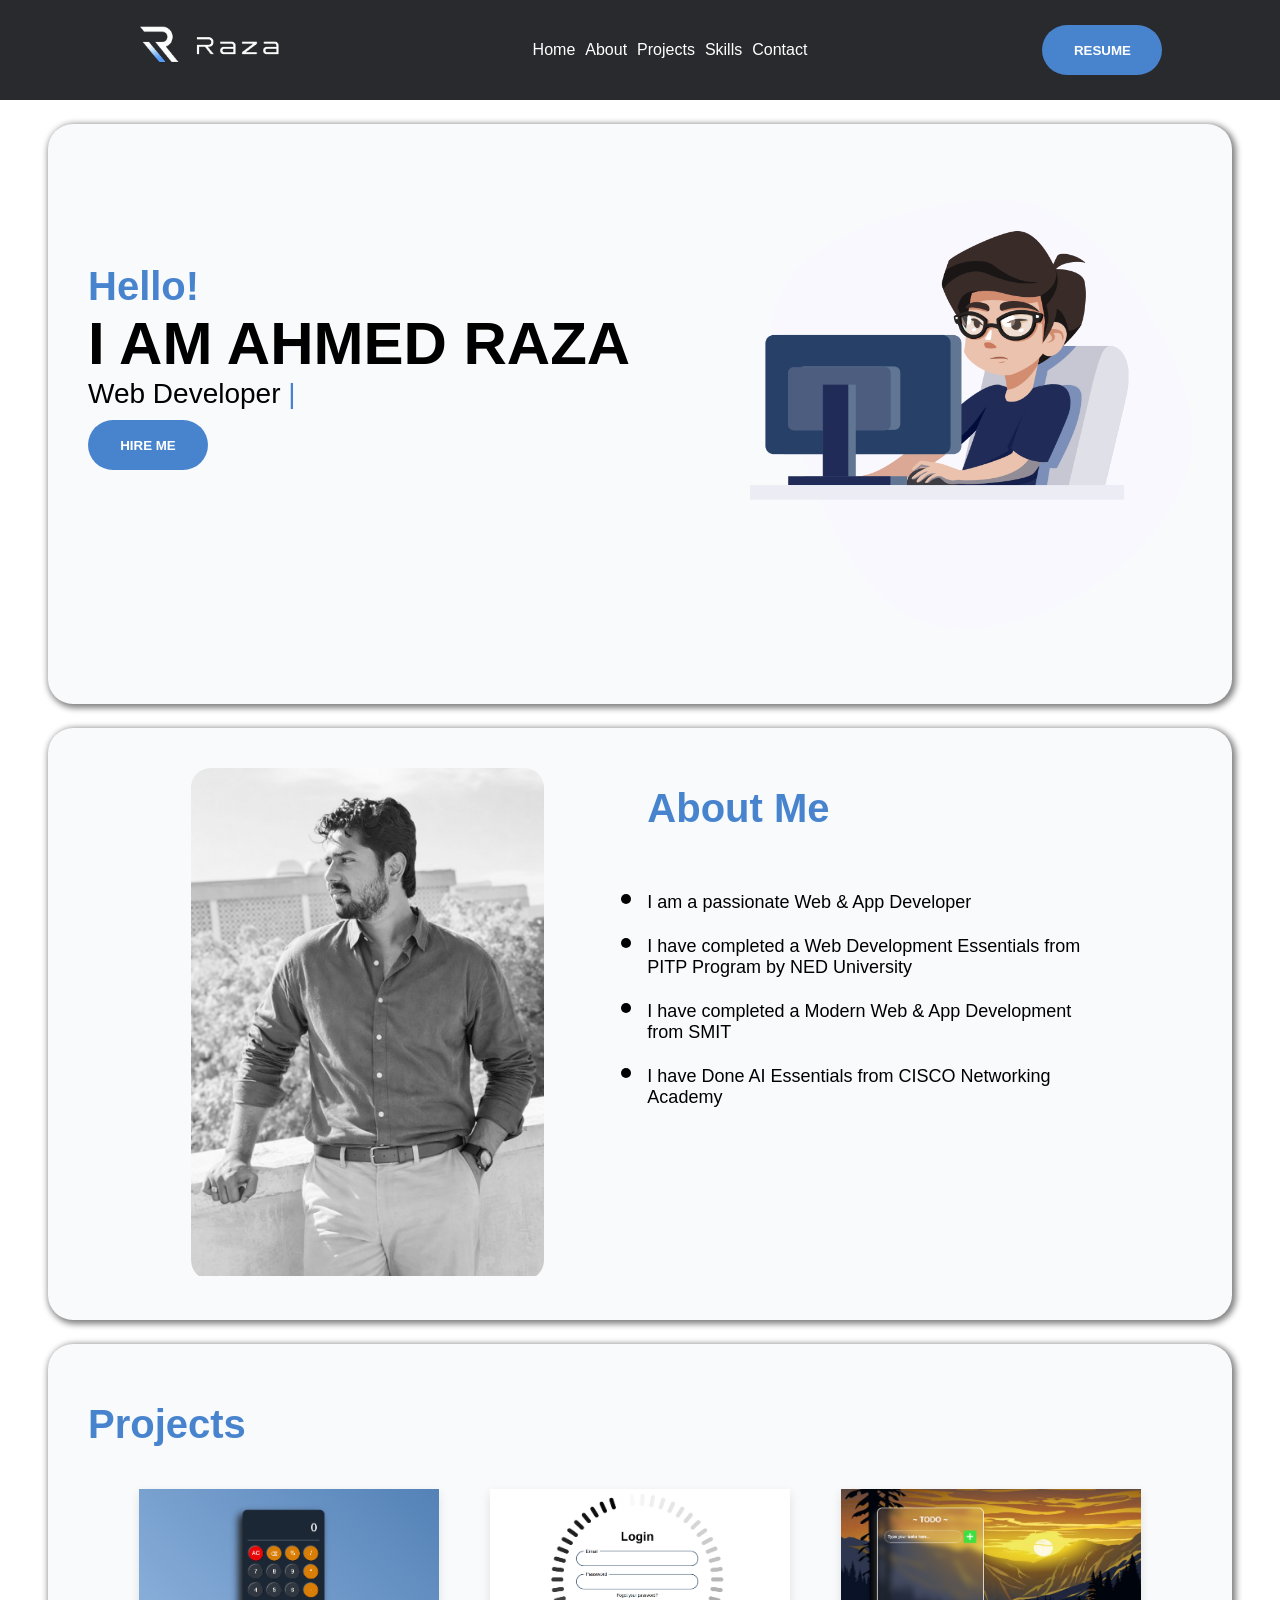
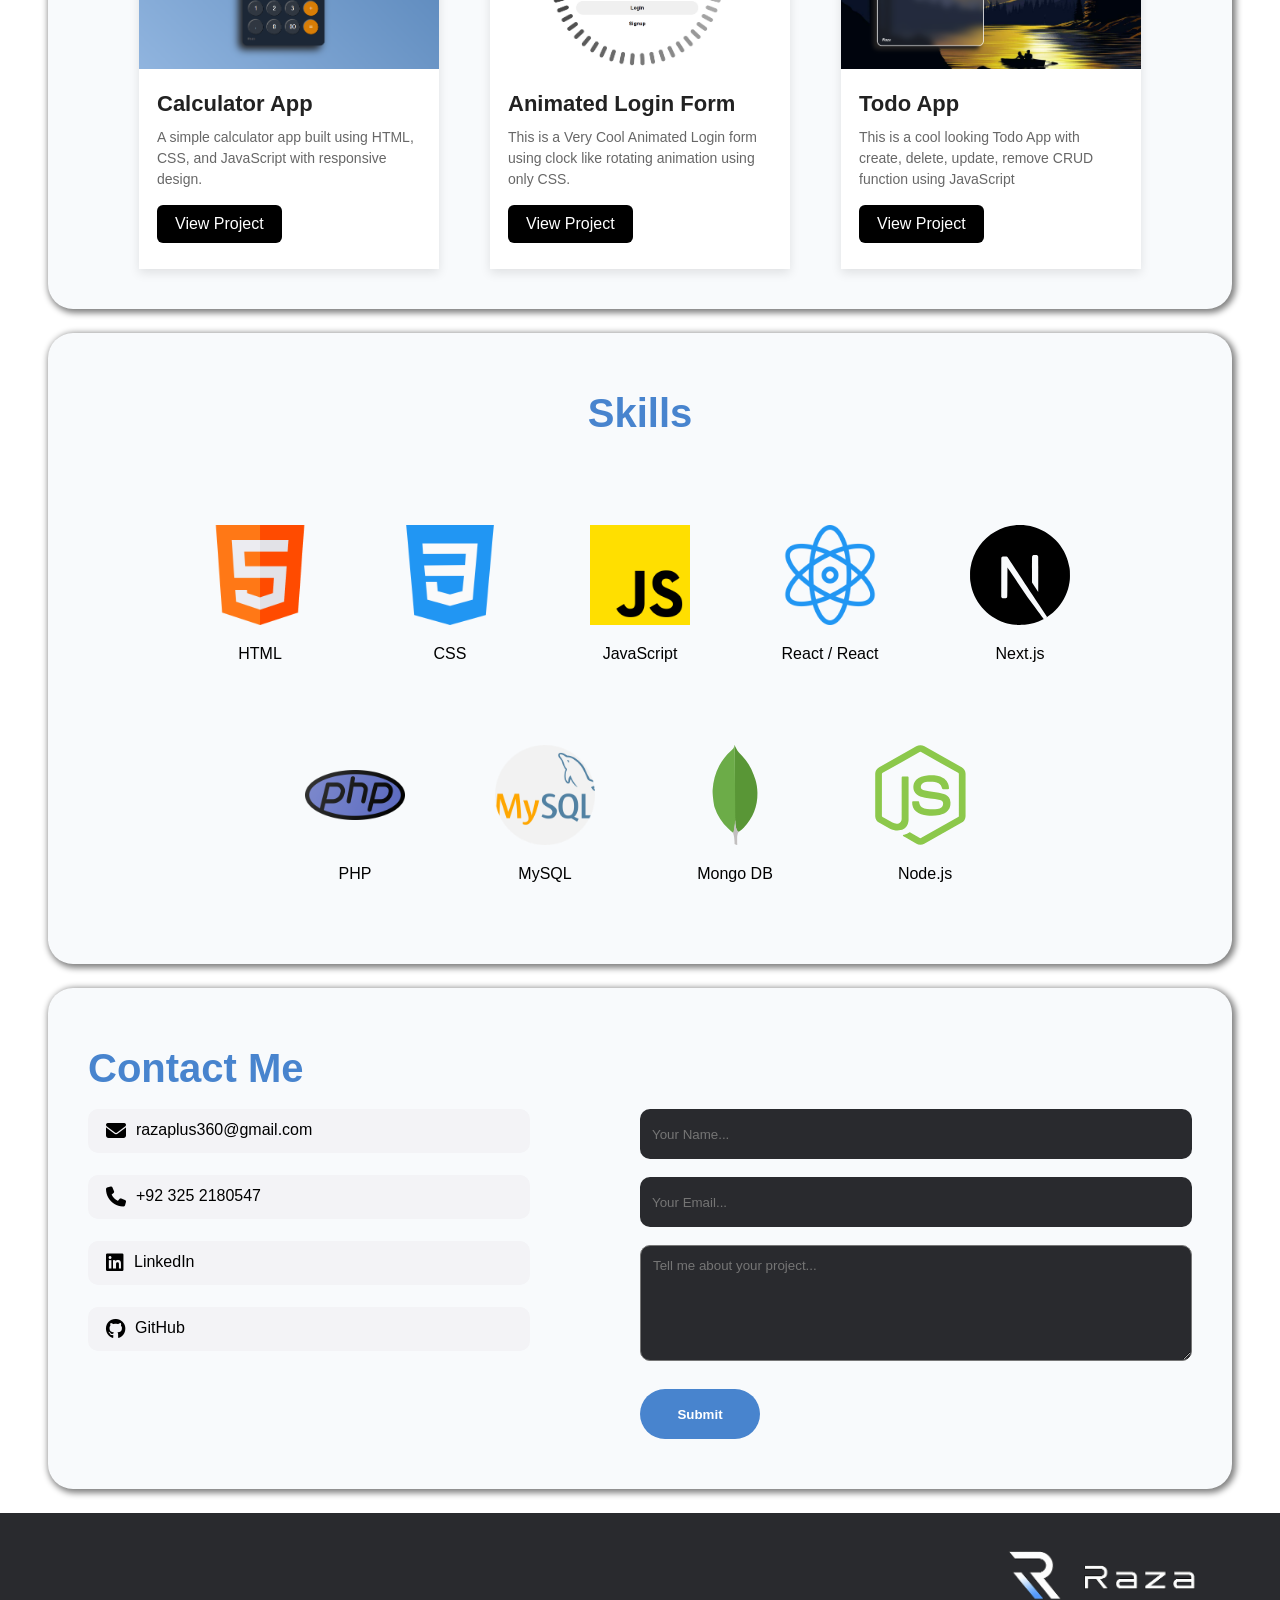
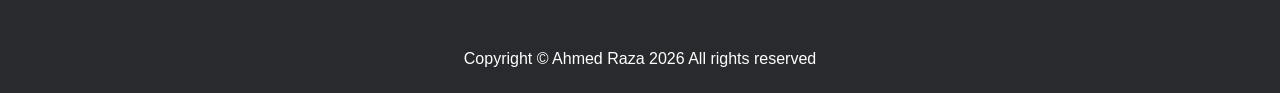
<file: Month-1/Raza's-Portfolio/index.html>
<!DOCTYPE html>
<html lang="en">

<head>
    <meta charset="UTF-8">
    <meta name="viewport" content="width=device-width, initial-scale=1.0">
    <title>Portfolio</title>
    <link rel="stylesheet" href="styles.css" />
    <link rel="stylesheet" href="https://cdnjs.cloudflare.com/ajax/libs/font-awesome/6.5.2/css/all.min.css" />
</head>

<body>
    <header>
        <nav>

            <h1><img src="assets/logo/main-logo (2).png" alt="logo"></h1>

            <ul>
                <li><a href="#hero">Home</a></li>
                <li><a href="#about">About</a></li>
                <li><a href="#projects">Projects</a></li>
                <li><a href="#skills">Skills</a></li>
                <li><a href="#contact">Contact</a></li>
            </ul>
            <a id="cv" href="assets/CV/ATS-Resume-current.pdf" download><button>RESUME</button></a>


            <div class="hamburger" id="hamburger">
                ☰
            </div>
        </nav>
    </header>

    <main>

        <section class="hero" id="hero">
            <div class="left">
                <h2>Hello!</h2>
                <h1>I AM AHMED RAZA</h1>
                <h3 id="typing-text"></h3>
                <div class="btn">
                    <a href="#contact"><button>HIRE ME</button></a>
                </div>
            </div>
            <div class="right">
                <img src="assets/images/home-right.png" alt="image">
            </div>
        </section>

        <section class="about" id="about">

            <div class="about-left">
                <img src="assets/images/mypic.jpeg" alt="My Image">
            </div>

            <div class="about-right">
                <h2>About Me</h2>
                <ul>
                    <li>I am a passionate Web & App Developer</li>
                    <li>I have completed a Web Development Essentials from PITP Program by NED University</li>
                    <li>I have completed a Modern Web & App Development from SMIT</li>
                    <li>I have Done AI Essentials from CISCO Networking Academy</li>
                </ul>

            </div>
        </section>

        <!-- Projects -->

        <section class="projects" id="projects">

            <div class="project">
                <h2>Projects</h2>
            </div>

            <div class="projects-cards">

                <div class="card">
                    <img src="assets/images/calculator-pic.png" alt="Project Image">
                    <div class="card-content">
                        <h3>Calculator App</h3>
                        <p>
                            A simple calculator app built using HTML, CSS, and JavaScript with responsive design.
                        </p>
                        <a href="https://spontaneous-tarsier-2f4959.netlify.app/" target="_blank" class="card-btn">View
                            Project</a>
                    </div>
                </div>

                <div class="card">
                    <img src="assets/images/login form.png" alt="Project Image">
                    <div class="card-content">
                        <h3>Animated Login Form</h3>
                        <p>
                            This is a Very Cool Animated Login form using clock like rotating animation using only CSS.
                        </p>
                        <a href="https://papaya-beijinho-c4f884.netlify.app/" target="_blank" class="card-btn">View
                            Project</a>
                    </div>
                </div>

                <div class="card">
                    <img src="assets/images/Todo-app-pic.png" alt="Project Image">
                    <div class="card-content">
                        <h3>Todo App</h3>
                        <p>
                            This is a cool looking Todo App with create, delete, update, remove CRUD function using
                            JavaScript
                        </p>
                        <a href="https://razas-todo-app.netlify.app/" target="_blank" class="card-btn">View Project</a>
                    </div>
                </div>

            </div>


        </section>

        <!-- Skills -->

        <section class="skills" id="skills">
            <div>
                <h2>Skills</h2>
            </div>
            <div class="tech-logo">
                <div class="skill-box">
                    <img src="assets/logo/html_1051277.png" alt="logo">
                    <p>HTML</p>
                </div>
                <div class="skill-box">
                    <img src="assets/logo/css-3_732190.png" alt="logo">
                    <p>CSS</p>
                </div>
                <div class="skill-box">
                    <img src="assets/logo/js_5968292.png" alt="logo">
                    <p>JavaScript</p>
                </div>
                <div class="skill-box">
                    <img src="assets/logo/science_15886932.png" alt="logo">
                    <p>React / React</p>
                </div>
                <div class="skill-box">
                    <img src="assets/logo/next-js.svg" alt="logo">
                    <p>Next.js</p>
                </div>
                <div class="skill-box">
                    <img src="assets/logo/programing_15484314.png" alt="logo">
                    <p>PHP</p>
                </div>
                <div class="skill-box">
                    <img src="assets/logo/mysql_919836.png" alt="logo">
                    <p>MySQL</p>
                </div>
                <div class="skill-box">
                    <img src="assets/logo/mongodb.svg" alt="logo">
                    <p>Mongo DB</p>
                </div>
                <div class="skill-box">
                    <img src="assets/logo/NodeJs.svg" alt="logo">
                    <p>Node.js</p>
                </div>
            </div>

        </section>

        <!-- FORM -->

        <section class="form-container" id="contact">
            <h2>Contact Me</h2>

            <div class="form-both">

                <div class="form-left">

                    <a href="mailto:yourmail@example.com" class="contact-link">
                        <i class="fa-solid fa-envelope"></i>
                        razaplus360@gmail.com
                    </a>

                    <a href="tel:+923252180547" class="contact-link">
                        <i class="fa-solid fa-phone"></i>
                        +92 325 2180547
                    </a>

                    <a href="https://linkedin.com/in/ahmed-raza-dev" target="_blank" class="contact-link">
                        <i class="fa-brands fa-linkedin"></i>
                        LinkedIn
                    </a>

                    <a href="https://github.com/anasraza16" target="_blank" class="contact-link">
                        <i class="fa-brands fa-github"></i>
                        GitHub
                    </a>
                </div>

                <div class="form-right">
                    <form id="contactForm" action="https://formsubmit.co/razaplus360@gmail.com" method="POST">

                        <div class="input-group">
                            <input type="text" id="name" placeholder="Your Name..." required>
                        </div>

                        <div class="input-group">
                            <input type="email" id="email" placeholder="Your Email..." required>
                        </div>

                        <div class="input-group">
                            <textarea id="details" placeholder="Tell me about your project..." rows="6"
                                cols="50"></textarea>
                        </div>

                        <button type="submit" id="submit">Submit</button>

                        <p id="message"></p>

                        <input type="hidden" name="_captcha" value="false">
                        <input type="hidden" name="_subject" value="New Portfolio Message">

                    </form>
                </div>
            </div>
        </section>

    </main>

    <footer>
        <div class="footer-2">

            <div class="get-in-touch">

            </div>
            <div class="footer-logo">
                <img src="assets/logo/main-logo (2).png" alt="">
            </div>
        </div>
        <p>
            Copyright &copy; Ahmed Raza 2026 All rights reserved
        </p>
    </footer>

    <script src="script.js"></script>
</body>

</html>
</file>
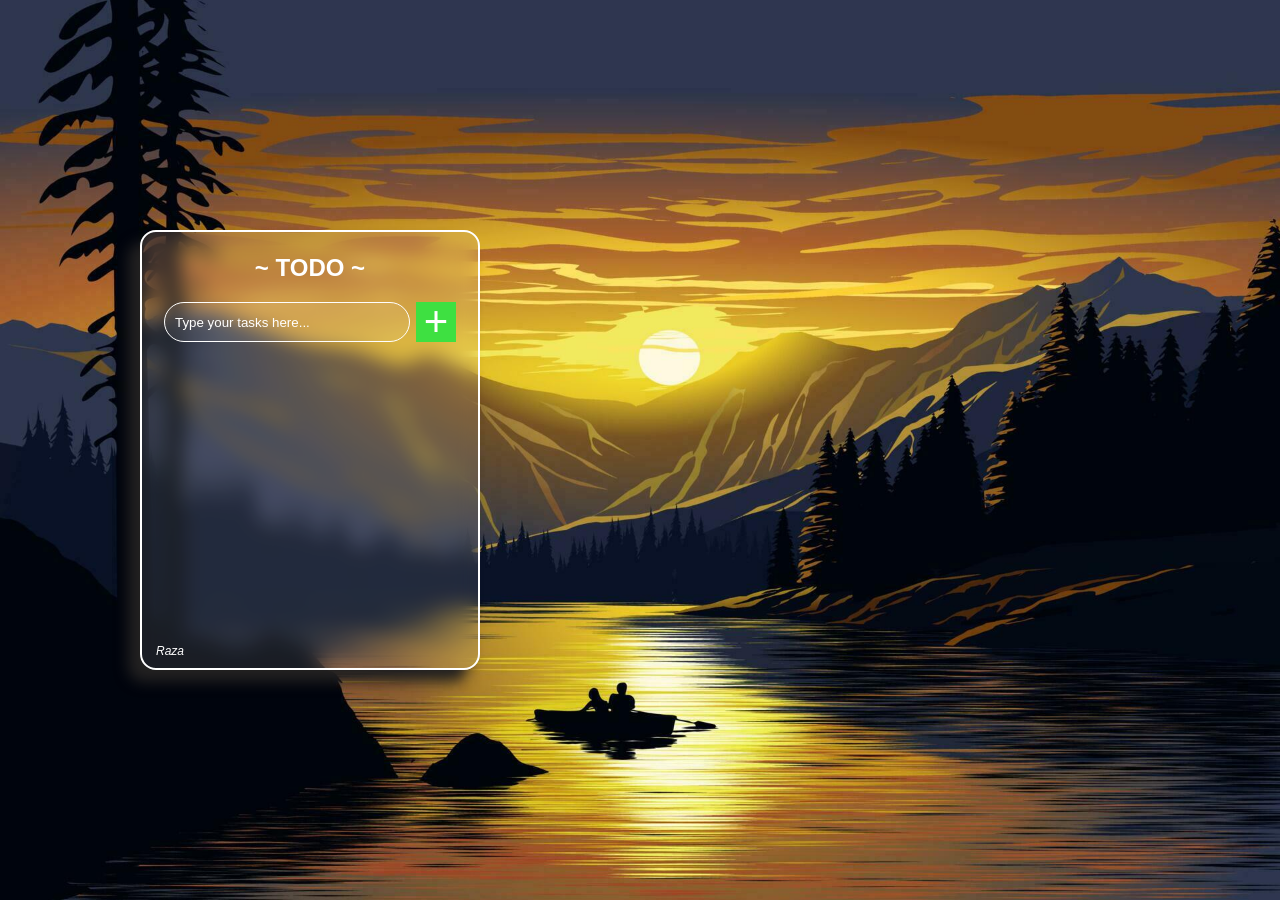
<file: Month-1/Todo List App/index.html>
<!DOCTYPE html>
<html lang="en">

<head>
    <meta charset="UTF-8">
    <meta name="viewport" content="width=device-width, initial-scale=1.0">
    <title>Todo List App</title>
    <link rel="stylesheet" href="style.css">
    <link rel="stylesheet" href="https://cdnjs.cloudflare.com/ajax/libs/font-awesome/6.5.0/css/all.min.css">
</head>
<body>

    <div class="container">
        <h2>~ TODO ~</h2>
        <div class="input-btn">

            <input type="text" id="input" placeholder="Type your tasks here...">
            <button class="add-btn" onclick="submit()">+</button>
            <ul id="ul"></ul>

        </div>
        <div class="credit"><p>Raza</p></div>
        
    </div>
    <script src="main.js"></script>
</body>
</html>
</file>
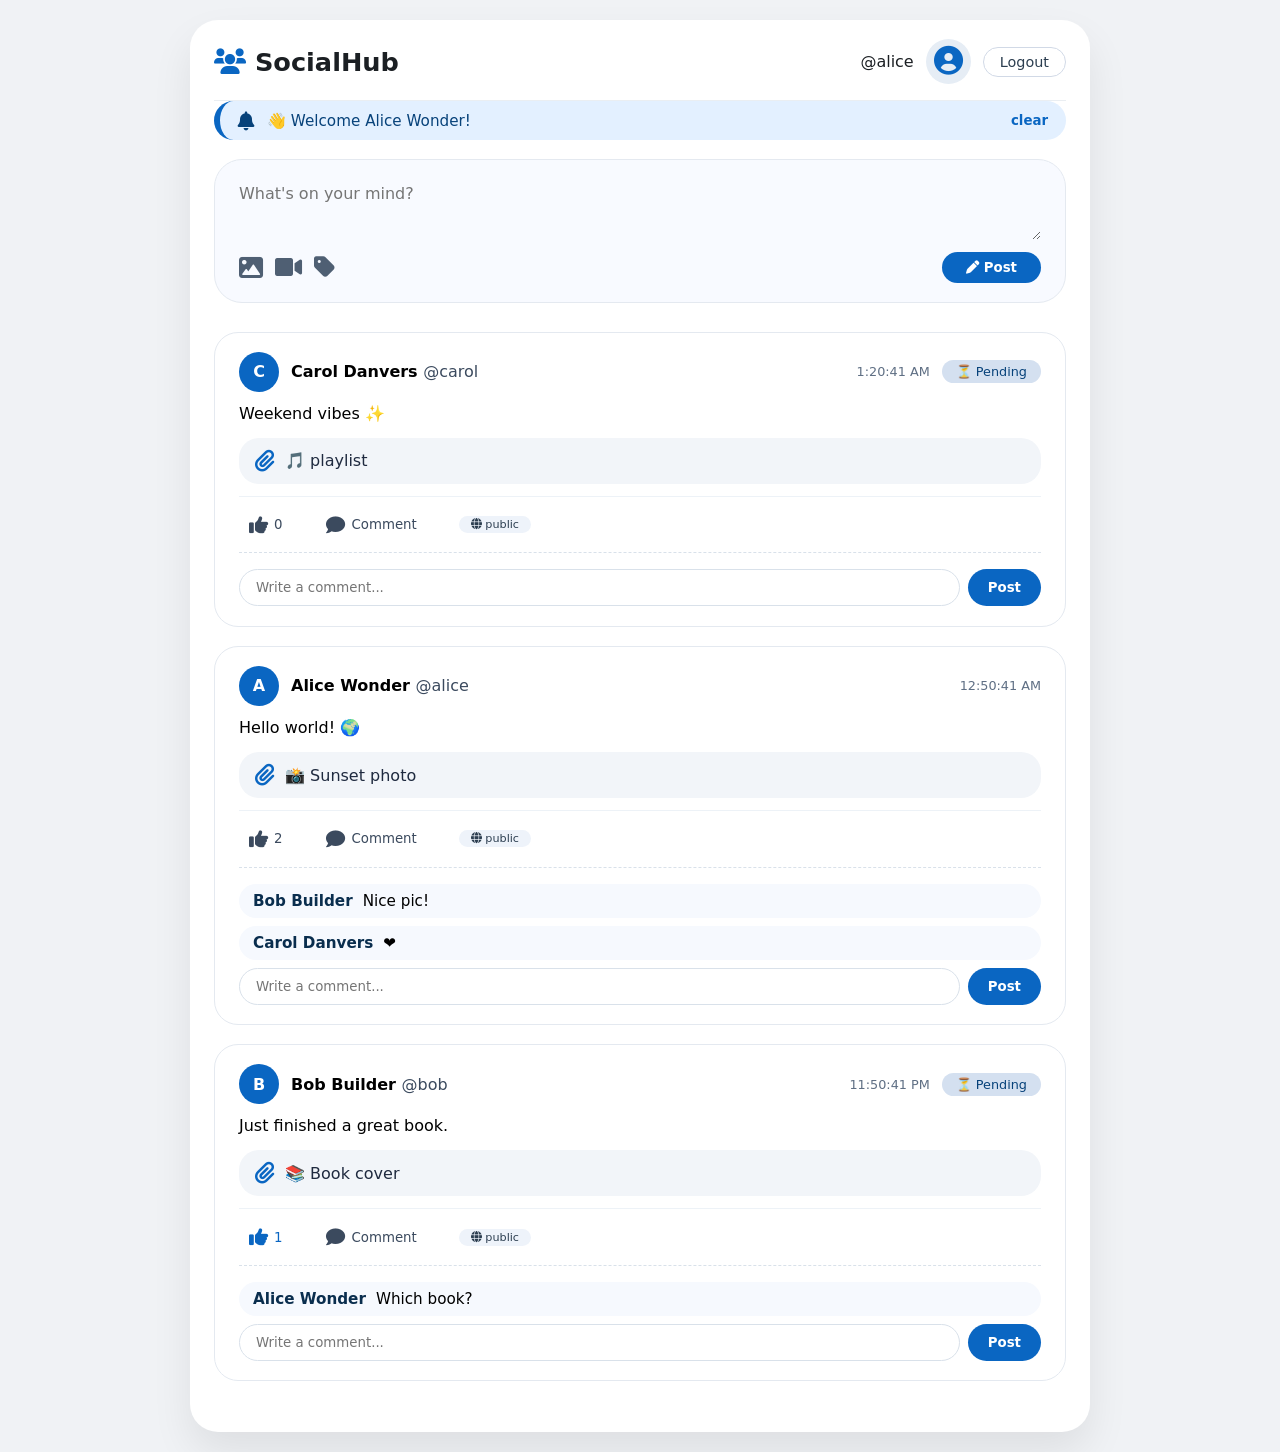
<file: Month-2/Social App/index.html>
<!DOCTYPE html>
<html lang="en">
<head>
    <meta charset="UTF-8">
    <meta name="viewport" content="width=device-width, initial-scale=1.0">
    <title>SocialHub · Pure frontend</title>
    <!-- Font Awesome 6 (free) -->
     <link rel="stylesheet" href="style.css">
    <link rel="stylesheet" href="https://cdnjs.cloudflare.com/ajax/libs/font-awesome/6.0.0-beta3/css/all.min.css">
</head>
<body>
<div id="app">
    <!-- LOGIN CONTAINER -->
    <div id="login-container">
        <h1><i class="fas fa-users"></i> SocialHub</h1>
        <div class="login-box">
            <input type="text" id="username-input" placeholder="Username (e.g. alice)" value="alice">
            <input type="password" id="password-input" placeholder="Password (anything)" value="123">
            <button id="login-btn"><i class="fas fa-sign-in-alt"></i>  Log in</button>
            <div class="demo-note">⚡ Demo: use any username / pass</div>
        </div>
    </div>

    <!-- MAIN FEED -->
    <div id="feed-container">
        <!-- header -->
        <div class="feed-header">
            <div class="brand"><i class="fas fa-users"></i> SocialHub</div>
            <div class="user-badge">
                <span id="current-user-display">@alice</span>
                <i class="fas fa-user-circle"></i>
                <button class="logout-btn" id="logout-btn">Logout</button>
            </div>
        </div>

        <!-- notification banner (real-time simulation) -->
        <div id="notification-banner">
            <i class="fas fa-bell"></i>
            <span class="notif-text" id="notif-text">✨ Welcome! No new notifications</span>
            <button class="clear-notif" id="clear-notif-btn">clear</button>
        </div>

        <!-- post composer -->
        <div class="composer">
            <textarea id="post-textarea" placeholder="What's on your mind?"></textarea>
            <div class="actions">
                <div class="left">
                    <i class="fas fa-image" title="attach image (simulated)"></i>
                    <i class="fas fa-video" title="attach video (simulated)"></i>
                    <i class="fas fa-tag" title="tag (simulated)"></i>
                </div>
                <button id="publish-post-btn"><i class="fas fa-pen"></i> Post</button>
            </div>
        </div>

        <!-- feed posts -->
        <div id="posts-feed"></div>
    </div>
</div>

<script src="app.js"></script>
</body>
</html>
</file>
<file: Month-1/Raza's-Portfolio/styles.css>
* {
    margin: 0;
    padding: 0;
    box-sizing: border-box;
    scroll-behavior: smooth;
    font-family: Arial, Helvetica, sans-serif;
}

/* Miscillinious */

.cursor {
    animation: blink 0.7s infinite;
    color: rgba(72, 132, 206, 1);
}

@keyframes blink {
    50% {
        opacity: 0;
    }
}

#typing-text {
    font-size: 28px;
    font-weight: 100;
    font-family: Arial, sans-serif;
    margin-bottom: 10px;
}

section {
    height: auto;
    padding: 40px;
    margin: 24px 48px;
    box-shadow: 2px 2px 6px 2px gray;
    border-radius: 25px;
    background-color: #f8fafc;
}


h2 {
    color: rgba(72, 132, 206, 1);
    font-size: 40px;
    margin: 18px 0;
}

h4 {
    font-size: 24px;
    margin-bottom: 10px;
    color: rgba(72, 132, 206, 1);
}

a {
    color: #fff;
    text-decoration: none;
}

a:hover {
    text-decoration: underline;
}

button {
    background-color: rgba(72, 132, 206, 1);
    width: 120px;
    height: 50px;
    border: none;
    outline: none;
    border-radius: 25px;
    color: #fff;
    font-weight: bold;
}

button:hover {
    background-color: rgba(72, 132, 206, 0.7);
    cursor: pointer;
}

/* HEADER CODE */

nav {
    background-color: #292a2e;
    position: sticky;
    height: 100px;
    width: 100%;
    display: flex;
    align-items: center;
    justify-content: space-around;
}

nav h1 img {
    width: 180px;
    height: 180px;
    object-fit: contain;
    transition: 0.3s ease;
}

nav h1 img:hover {
    transform: scale(1.08);
}

nav ul {
    display: flex;
    align-items: center;
    justify-content: center;
    gap: 10px;
    list-style-type: none;
}

.hamburger {
    display: none;
    font-size: 2rem;
    cursor: pointer;
}

/* MAIN CODE *

/* 1, Hero Section */

.hero h2 {
    margin: 0;
}

.hero {
    display: flex;
    align-items: center;
    justify-content: space-between;
}

.left {
    width: 50%;
    height: 300px;
}

.right {
    width: 40%;
    height: 500px;
}

.right img {
    width: 100%;
    height: 100%;
    object-fit: contain;
}

.hero h1 {
    font-size: 60px;
}

/* 2, About Section */

.about {
    display: flex;
    align-items: flex-start;
    justify-content: space-evenly;
}

.about-left {
    border-radius: 20px;
    width: 32%;
    height: 100%;
    overflow: hidden;
    object-fit: contain;
}

.about-left img {
    width: 100%;
    height: 100%;
    transition: all 0.3s linear;
}

.about-left img:hover {
    transform: scale(1.05);
}

.about-right {
    width: 40%;
    height: 100%;
    display: flex;
    flex-direction: column;
    gap: 20px;
}

.about-right ul {
    list-style-type: disc;
}

.about-right ul li {
    margin: 10px 0;
    font-size: 18px;
}

.about-right ul li::marker {
    font-size: 32px;
}

/* 3, Projects Section */

.projects-cards {
    display: flex;
    flex-wrap: wrap;
    justify-content: space-evenly;
    align-items: flex-end;
}

.card {
    margin-top: 24px;
    width: 300px;
    height: 380px;
    background: #fff;
    overflow: hidden;
    box-shadow: 0 4px 10px rgba(0, 0, 0, 0.1);
    transition: 0.3s ease;
    font-family: Arial, sans-serif;
}

.card:hover {
    transform: translateY(-5px);
}

.card img {
    width: 100%;
    height: 180px;
    object-fit: cover;
}

.card-content {
    padding: 18px;
}

.card-content h3 {
    margin-bottom: 10px;
    font-size: 22px;
    color: #222;
}

.card-content p {
    font-size: 14px;
    color: #676767;
    line-height: 1.5;
    margin-bottom: 15px;
}

.card-btn {
    display: inline-block;
    padding: 10px 18px;
    background: #000;
    color: #fff;
    text-decoration: none;
    border-radius: 6px;
    transition: 0.3s;
}

.card-btn:hover {
    background: #333;
    text-decoration: none;
}

/* 4, Skills Section */

.skills {
    height: auto;
    display: flex;
    flex-direction: column;
    align-items: center;
    gap: 30px;
}

.tech-logo {
    width: 100%;
    height: 100%;
    display: flex;
    flex-wrap: wrap;
    justify-content: center;
}

.skill-box {
    margin: 20px;
    min-width: 150px;
    height: 180px;
    display: flex;
    flex-direction: column;
    align-items: center;
    justify-content: center;
    gap: 20px;
}

.skill-box img {
    width: 100px;
    height: 100px;
}

.skill-box:hover {
    box-shadow: 2px 2px 6px 2px gray;
}

/* 5, Form Section */

form button {
    margin-bottom: 10px;
}

.form-container {
    display: flex;
    flex-direction: column;
    align-items: flex-start;
    justify-content: space-evenly;
}

.form-both {
    width: 100%;
    display: flex;
    justify-content: space-between;
}

.form-left {
    width: 40%;
    height: 100%;

}

.form-right {
    width: 50%;
    height: 100%;
}

input {
    border: none;
    outline: none;
    width: 100%;
    height: 50px;
    margin-bottom: 18px;
    padding: 12px;
    border-radius: 10px;
    background-color: #292a2e;
    color: #fff;
}

textarea {
    width: 100%;
    margin-bottom: 24px;
    padding: 12px;
    border-radius: 10px;
    background-color: #292a2e;
    color: #fff;
}

.form-left a {
    color: #000;
}

.form-left a:hover {
    text-decoration: none;
}

.contact-link {
    margin-bottom: 22px;
    text-decoration: none;
    background: rgb(243, 243, 246);
    padding: 12px 18px;
    border-radius: 10px;
    font-size: 16px;
    transition: 0.3s ease;
    display: flex;
    gap: 10px;
}

.contact-link:hover {
    box-shadow: 2px 2px 2px 2px gray;
    transform: translateY(-2px);
}

.contact-link i {
    font-size: 20px;
}

/* FOOTER */

footer {
    width: 100%;
    height: 20vh;
    padding: 10px;
    background-color: #292a2e;
    display: flex;
    flex-direction: column;
    align-items: center;
    justify-content: space-around;
}

.footer-2 {
    width: 100%;
    padding: 0 50px;
    display: flex;
    justify-content: space-between;
    align-items: center;
}

.footer-logo {
    width: 240px;
    height: 80px;
}

.footer-logo img {
    width: 100%;
    height: 100%;
    object-fit: cover;
}

.get-in-touch {
    display: flex;
    flex-direction: column;
    gap: 10px;
}

.social-logo img {
    width: 30px;
    height: 30px;
    transition: all 0.3s ease;
}

.social-logo img:hover {
    transform: scale(1.2);
}

footer p {
    color: #fff;
}

/* Responsive Code */

@media (max-width:768px) {

    nav {
        position: relative;
        justify-content: space-between;
        padding: 0 20px;
    }

    .hamburger {
        display: block;
        color: white;
        font-size: 2rem;
        cursor: pointer;
        z-index: 1001;
    }

    nav ul {
        position: fixed;
        top: 0;
        right: -100%;
        width: 260px;
        height: 100vh;
        background: #292a2e;

        display: flex;
        flex-direction: column;
        justify-content: center;
        align-items: center;

        gap: 30px;

        transition: right 0.4s ease;
        z-index: 1000;
    }

    nav ul.active {
        right: 0;
    }

    nav ul li a {
        color: white;
        font-size: 1.2rem;
    }

    #cv {
        display: none;
    }
}

/* TABLETS (1024px and below) */

@media (max-width: 1024px) {

    section {
        margin: 20px;
        height: auto;
    }

    .hero {
        flex-direction: column;
        text-align: center;
    }

    .left,
    .right {
        width: 100%;
        height: auto;
    }

    .about {
        flex-direction: column;
        align-items: center;
        gap: 30px;
    }

    .about-left,
    .about-right {
        width: 90%;
    }

    .projects-cards {
        flex-wrap: wrap;
        gap: 20px;
    }

    .form-both {
        flex-direction: column;
        gap: 30px;
    }

    .form-left,
    .form-right {
        width: 100%;
    }
}

/* MOBILE (768px and below) */

@media (max-width: 768px) {

    nav {

        height: 100px;
        padding: 10px 50px;
        gap: 10px;
    }

    nav ul {
        flex-wrap: wrap;
        justify-content: center;
    }

    .hero h1 {
        font-size: 35px;
    }

    #typing-text {
        font-size: 20px;
    }

    .projects-cards {
        flex-direction: column;
        align-items: center;
    }

    .card {
        width: 90%;
        height: auto;
    }

    .tech-logo {
        gap: 10px;
    }

    .skill-box {
        min-width: 120px;
        height: 150px;
    }

    footer {
        height: auto;
        text-align: center;
        gap: 20px;
    }

    .footer-2 {
        flex-direction: column;
        gap: 20px;
    }
}

/* SMALL MOBILE (480px) */

@media (max-width: 480px) {

    .hero h1 {
        font-size: 28px;
    }

    h2 {
        font-size: 28px;
    }

    section {
        padding: 20px;
    }

    button {
        width: 100%;
    }

    .card {
        width: 100%;
    }

    .skill-box img {
        width: 70px;
        height: 70px;
    }
}
</file>
<file: Month-1/Todo List App/style.css>
* {
    padding: 0;
    margin: 0;
    box-sizing: border-box;
}

body {
    height: 100vh;
    width: 100%;
    display: flex;
    align-items: center;
    justify-content: flex-start;
    font-family: Arial, Helvetica, sans-serif;
    background-image: url("assets/images/mountain-sunset.jpg");
    background-size: cover;
    background-position: center;
    background-repeat: no-repeat;
}

.container {
    background-color: rgba(255,255,255,0.1);
    backdrop-filter: blur(10px);
    margin-left: 140px;
    padding: 22px;
    border: 2px solid #fff;
    border-radius: 16px;
    min-height: 440px;
    width: 340px;
    box-shadow: -12px 12px 14px rgb(34, 33, 33);
}

h2 {
    color: #fff;
    text-align: center;
    margin-bottom: 20px;
}

.input-btn {
    display: flex;
    align-items: center;
    flex-wrap: wrap;
    gap: 6px;
    width: 100%;
}

input {
    flex: 1;
    height: 40px;
    border: none;
    outline: none;
    padding: 10px;
    border: 1px solid white;
    border-radius: 20px;
    color: #fff;
    background-color: rgba(255,255,255,0.08);
}

input::placeholder {
    color: white;
}

.add-btn {
    border: none;
    outline: none;
    background-color: rgb(62, 224, 65);
    width: 40px;
    height: 40px;
    color: #fff;
    font-size: 42px;
    display: flex;
    align-items: center;
    justify-content: center;
    cursor: pointer;
    transition: all 0.4s ease;
}

.add-btn:hover {
    border-radius: 50%;
}

.add-btn:active {
    transform: scale(0.90);
}

/* Todo List styles */
ul {
    width: 100%;
    margin-top: 14px;
    list-style: none;
}

li {
    display: flex;
    align-items: center;
    gap: 10px;
    background-color: rgba(171, 163, 163, 0.6);
    color: #fff;
    padding: 8px;
    margin-bottom: 8px;
    word-break: break-word;
    transition: all 0.2s ease;
}

li:hover {
    transform: translateY(-3px) scale(1.05);
}

.btn-box{
    display: flex;
    align-items: center;
    gap: 8px;
    margin-left: auto;
}

.credit {
    position: fixed;
    bottom: 10px;
    left: 14px;
    color: #fff;
    font-size: 12px;
    font-style: italic;
}
</file>
<file: Month-2/Social App/style.css>
* {
     margin: 0;
     padding: 0;
     box-sizing: border-box;
     font-family: system-ui, 'Segoe UI', Roboto, 'Helvetica Neue', sans-serif;
 }

 body {
     background: #f0f2f5;
     display: flex;
     justify-content: center;
     align-items: center;
     min-height: 100vh;
 }

 /* Main app card */
 #app {
     max-width: 900px;
     width: 100%;
     background: white;
     border-radius: 28px;
     box-shadow: 0 20px 40px rgba(0, 0, 0, 0.08);
     margin: 20px;
     overflow: hidden;
     transition: all 0.2s;
 }

 /* ===== LOGIN ===== */
 #login-container {
     padding: 2.5rem 2rem;
     display: flex;
     flex-direction: column;
     align-items: center;
     gap: 1.5rem;
 }

 #login-container h1 {
     font-weight: 600;
     font-size: 2rem;
     color: #1b1f23;
     letter-spacing: -0.5px;
 }

 #login-container h1 i {
     color: #0a66c2;
     margin-right: 8px;
 }

 .login-box {
     width: 100%;
     max-width: 340px;
     display: flex;
     flex-direction: column;
     gap: 14px;
 }

 .login-box input {
     padding: 14px 18px;
     border: 1px solid #d1d9e6;
     border-radius: 60px;
     font-size: 1rem;
     background: #fafbfc;
     transition: 0.15s;
 }

 .login-box input:focus {
     outline: 2px solid #0a66c2;
     background: white;
 }

 .login-box button {
     background: #0a66c2;
     border: none;
     color: white;
     font-weight: 600;
     padding: 14px;
     border-radius: 60px;
     font-size: 1.1rem;
     cursor: pointer;
     transition: 0.15s;
     margin-top: 4px;
 }

 .login-box button:hover {
     background: #084b8f;
     transform: scale(1.01);
 }

 .login-box .demo-note {
     font-size: 0.8rem;
     color: #5e6f8d;
     text-align: center;
     margin-top: 6px;
 }

 /* ===== MAIN FEED (hidden until login) ===== */
 #feed-container {
     display: none;
     padding: 1.2rem 1.5rem 2rem;
 }

 /* header */
 .feed-header {
     display: flex;
     justify-content: space-between;
     align-items: center;
     padding-bottom: 1rem;
     border-bottom: 1px solid #eaeef2;
     flex-wrap: wrap;
 }

 .feed-header .brand {
     font-weight: 700;
     font-size: 1.6rem;
     color: #1b1f23;
 }

 .feed-header .brand i {
     color: #0a66c2;
 }

 .feed-header .user-badge {
     display: flex;
     align-items: center;
     gap: 12px;
 }

 .feed-header .user-badge span {
     font-weight: 500;
     color: #1b1f23;
 }

 .feed-header .user-badge i {
     font-size: 1.8rem;
     color: #0a66c2;
     background: #e6edf5;
     padding: 8px;
     border-radius: 40px;
 }

 .feed-header .logout-btn {
     background: none;
     border: 1px solid #d1d9e6;
     padding: 6px 16px;
     border-radius: 30px;
     font-weight: 500;
     color: #2c3e50;
     cursor: pointer;
     transition: 0.1s;
     font-size: 0.9rem;
 }

 .feed-header .logout-btn:hover {
     background: #f0f2f5;
 }

 /* post composer */
 .composer {
     background: #f8faff;
     border-radius: 28px;
     padding: 1.2rem 1.5rem;
     margin: 1.2rem 0 1.8rem;
     border: 1px solid #e4e9f0;
 }

 .composer textarea {
     width: 100%;
     border: none;
     background: transparent;
     resize: vertical;
     font-size: 1rem;
     padding: 4px 0;
     min-height: 60px;
     outline: none;
     font-weight: 400;
 }

 .composer .actions {
     display: flex;
     justify-content: space-between;
     align-items: center;
     margin-top: 8px;
     flex-wrap: wrap;
 }

 .composer .actions .left {
     display: flex;
     gap: 12px;
 }

 .composer .actions .left i {
     font-size: 1.5rem;
     color: #4f5f73;
     cursor: pointer;
     transition: 0.1s;
 }

 .composer .actions .left i:hover {
     color: #0a66c2;
 }

 .composer .actions button {
     background: #0a66c2;
     border: none;
     padding: 8px 24px;
     border-radius: 40px;
     color: white;
     font-weight: 600;
     cursor: pointer;
 }

 .composer .actions button:hover {
     background: #084b8f;
 }

 /* notifications */
 #notification-banner {
     background: #e3f0ff;
     padding: 10px 18px;
     border-radius: 40px;
     margin-bottom: 18px;
     display: flex;
     align-items: center;
     gap: 12px;
     font-size: 0.95rem;
     color: #07427a;
     border-left: 6px solid #0a66c2;
     flex-wrap: wrap;
 }

 #notification-banner i {
     font-size: 1.2rem;
 }

 #notification-banner .notif-text {
     flex: 1;
 }

 #notification-banner .clear-notif {
     background: transparent;
     border: none;
     color: #0a66c2;
     font-weight: 600;
     cursor: pointer;
 }

 /* posts feed */
 .post {
     background: white;
     border-radius: 24px;
     padding: 1.2rem 1.5rem;
     margin-bottom: 1.2rem;
     border: 1px solid #e4e9f0;
     transition: 0.1s;
 }

 .post-header {
     display: flex;
     align-items: center;
     gap: 12px;
     margin-bottom: 8px;
 }

 .post-header .avatar {
     background: #0a66c2;
     color: white;
     width: 40px;
     height: 40px;
     display: flex;
     align-items: center;
     justify-content: center;
     border-radius: 40px;
     font-weight: 600;
 }

 .post-header .post-author {
     font-weight: 600;
 }

 .post-header .post-time {
     color: #5f6f84;
     font-size: 0.8rem;
     margin-left: auto;
 }

 .post-content {
     margin: 10px 0 12px;
     font-size: 1rem;
     line-height: 1.5;
     word-break: break-word;
 }

 .post-media {
     margin: 8px 0 12px;
     background: #f2f5f9;
     border-radius: 20px;
     padding: 12px 16px;
     display: flex;
     align-items: center;
     gap: 10px;
     color: #1f2a3f;
 }

 .post-media i {
     font-size: 1.4rem;
     color: #0a66c2;
 }

 .post-actions {
     display: flex;
     gap: 24px;
     align-items: center;
     border-top: 1px solid #edf2f7;
     padding-top: 12px;
     margin-top: 4px;
     flex-wrap: wrap;
 }

 .post-actions .action-btn {
     display: flex;
     align-items: center;
     gap: 6px;
     background: transparent;
     border: none;
     font-weight: 500;
     color: #3b4a5e;
     cursor: pointer;
     padding: 6px 10px;
     border-radius: 40px;
     transition: 0.1s;
 }

 .post-actions .action-btn:hover {
     background: #eef3fa;
 }

 .post-actions .action-btn i {
     font-size: 1.2rem;
 }

 .post-actions .action-btn.liked {
     color: #0a66c2;
 }

 .post-actions .action-btn.liked i {
     font-weight: 900;
 }

 .comment-section {
     margin-top: 12px;
     padding-top: 8px;
     border-top: 1px dashed #d9e1ea;
 }

 .comment {
     display: flex;
     gap: 10px;
     margin: 8px 0;
     font-size: 0.95rem;
     background: #f6f9fe;
     padding: 8px 14px;
     border-radius: 30px;
 }

 .comment .comment-author {
     font-weight: 600;
     color: #0a2e4e;
 }

 .comment-input {
     display: flex;
     gap: 8px;
     margin-top: 8px;
 }

 .comment-input input {
     flex: 1;
     padding: 10px 16px;
     border: 1px solid #d9e1ea;
     border-radius: 40px;
     background: white;
     outline: none;
 }

 .comment-input button {
     background: #0a66c2;
     border: none;
     color: white;
     padding: 0 20px;
     border-radius: 40px;
     font-weight: 600;
     cursor: pointer;
 }

 .friend-request-btn {
     background: #eef3fa;
     border: none;
     padding: 4px 14px;
     border-radius: 40px;
     font-weight: 500;
     font-size: 0.8rem;
     cursor: pointer;
 }

 .friend-request-btn.pending {
     background: #d4e0f0;
     color: #07427a;
 }

 /* privacy badge */
 .privacy-badge {
     font-size: 0.7rem;
     background: #eef3fa;
     padding: 2px 12px;
     border-radius: 40px;
     color: #2c3e50;
     margin-left: 8px;
 }

 @media (max-width: 550px) {
     #app {
         margin: 6px;
         border-radius: 16px;
     }

     #feed-container {
         padding: 0.8rem;
     }
 }
</file>
